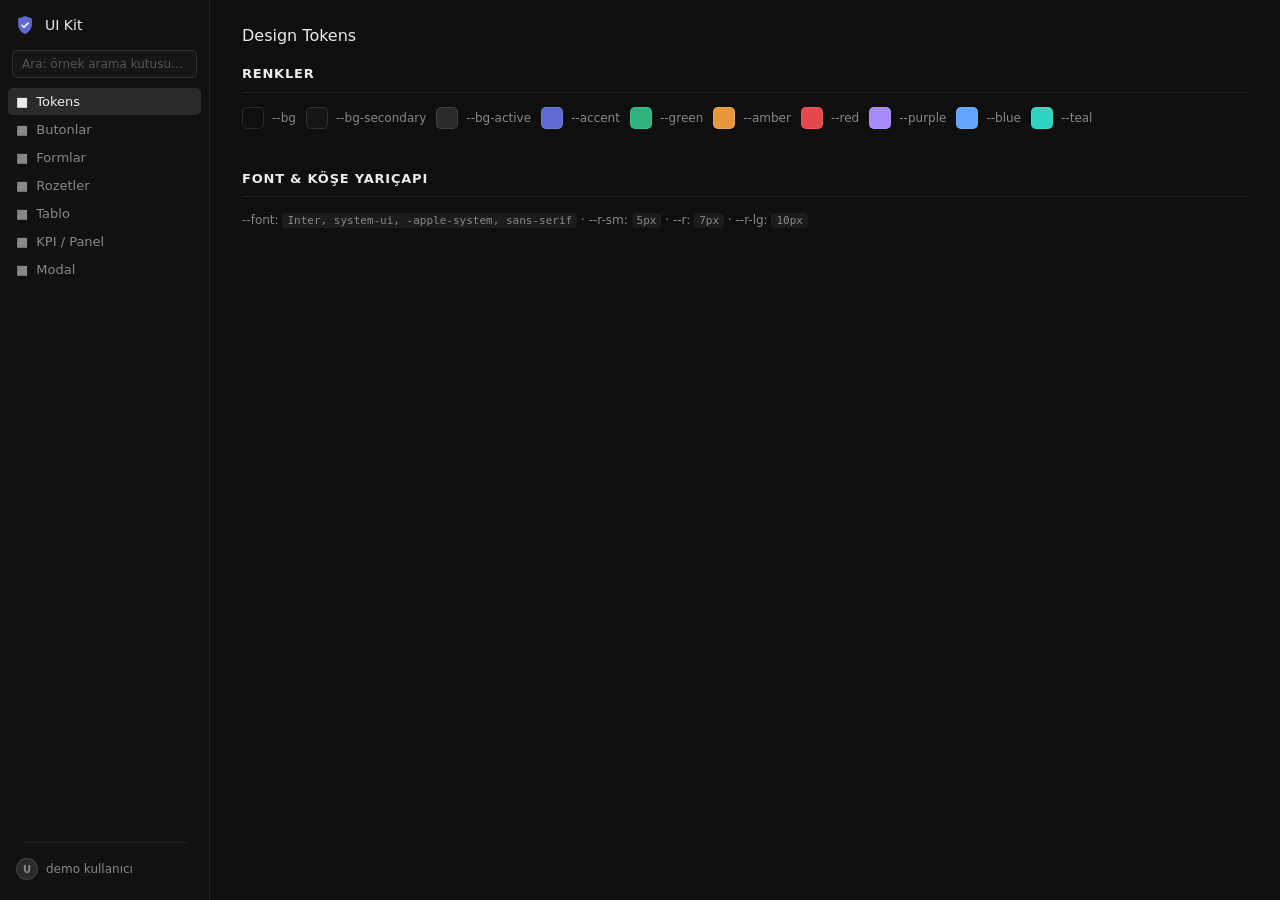
<file: design-system/style-guide.html>
<!doctype html>
<html lang="tr">
<head>
<meta charset="utf-8"/>
<meta name="viewport" content="width=device-width, initial-scale=1"/>
<title>SOC Tracker UI Kit — Stil Rehberi</title>
<link rel="stylesheet" href="soc-ui.css"/>
<style>
  /* Bu sadece stil rehberinin kendi sayfa düzeni için — soc-ui.css'in bir
     parçası değil, kopyalamanıza gerek yok. */
  body { overflow: auto; height: auto; }
  .guide-section { margin-bottom: 40px; }
  .guide-section h2 {
    font-size: 13px; font-weight: 600; color: var(--text-1);
    text-transform: uppercase; letter-spacing: .06em;
    margin-bottom: 14px; padding-bottom: 8px; border-bottom: 0.5px solid var(--border);
  }
  .guide-row { display: flex; flex-wrap: wrap; gap: 10px; align-items: center; margin-bottom: 12px; }
  .guide-swatches { display: flex; flex-wrap: wrap; gap: 10px; }
  .swatch { display: flex; align-items: center; gap: 8px; font-size: 12px; color: var(--text-2); }
  .swatch-box { width: 22px; height: 22px; border-radius: var(--r-sm); border: 0.5px solid var(--border-md); }
  code { font-family: monospace; font-size: 11px; color: var(--text-2); background: var(--bg-tertiary); padding: 1px 5px; border-radius: 4px; }
</style>
</head>
<body>
<div class="app">
  <aside class="sidebar">
    <div class="sidebar-logo">
      <svg class="sidebar-logo-icon" viewBox="0 0 24 24" aria-hidden="true">
        <path d="M12 2.2 4.5 5v6.1c0 5.1 3.3 9.1 7.5 10.7 4.2-1.6 7.5-5.6 7.5-10.7V5L12 2.2z" fill="#5E6AD2"/>
        <path d="M8.7 12.3l2.1 2.1 4.5-4.5" fill="none" stroke="#fff" stroke-width="1.7" stroke-linecap="round" stroke-linejoin="round"/>
      </svg>
      UI Kit
    </div>
    <div class="sidebar-search">
      <input type="text" id="demo-search" class="sidebar-search-input" placeholder="Ara: örnek arama kutusu…"/>
      <div class="search-results" id="demo-search-results"></div>
    </div>
    <div class="sidebar-section">
      <button class="nav-btn active" data-tab="tokens"><span>&#9632;</span> Tokens</button>
      <button class="nav-btn" data-tab="buttons"><span>&#9632;</span> Butonlar</button>
      <button class="nav-btn" data-tab="forms"><span>&#9632;</span> Formlar</button>
      <button class="nav-btn" data-tab="badges"><span>&#9632;</span> Rozetler</button>
      <button class="nav-btn" data-tab="table"><span>&#9632;</span> Tablo</button>
      <button class="nav-btn" data-tab="kpi"><span>&#9632;</span> KPI / Panel</button>
      <button class="nav-btn" data-tab="modal"><span>&#9632;</span> Modal</button>
    </div>
    <div class="sidebar-bottom">
      <div class="sidebar-divider"></div>
      <div class="sidebar-user">
        <div class="sidebar-user-avatar">U</div>
        <span>demo kullanıcı</span>
      </div>
    </div>
  </aside>

  <div class="main-content">
    <div class="page-content">

      <section id="tab-tokens" class="tab-panel active">
        <div class="page-header"><h1 class="page-title">Design Tokens</h1></div>
        <div class="guide-section">
          <h2>Renkler</h2>
          <div class="guide-swatches">
            <div class="swatch"><span class="swatch-box" style="background:var(--bg)"></span>--bg</div>
            <div class="swatch"><span class="swatch-box" style="background:var(--bg-secondary)"></span>--bg-secondary</div>
            <div class="swatch"><span class="swatch-box" style="background:var(--bg-active)"></span>--bg-active</div>
            <div class="swatch"><span class="swatch-box" style="background:var(--accent)"></span>--accent</div>
            <div class="swatch"><span class="swatch-box" style="background:var(--green)"></span>--green</div>
            <div class="swatch"><span class="swatch-box" style="background:var(--amber)"></span>--amber</div>
            <div class="swatch"><span class="swatch-box" style="background:var(--red)"></span>--red</div>
            <div class="swatch"><span class="swatch-box" style="background:var(--purple)"></span>--purple</div>
            <div class="swatch"><span class="swatch-box" style="background:var(--blue)"></span>--blue</div>
            <div class="swatch"><span class="swatch-box" style="background:var(--teal)"></span>--teal</div>
          </div>
        </div>
        <div class="guide-section">
          <h2>Font &amp; Köşe Yarıçapı</h2>
          <p style="font-size:12px;color:var(--text-2)">--font: <code>Inter, system-ui, -apple-system, sans-serif</code> · --r-sm: <code>5px</code> · --r: <code>7px</code> · --r-lg: <code>10px</code></p>
        </div>
      </section>

      <section id="tab-buttons" class="tab-panel">
        <div class="page-header"><h1 class="page-title">Butonlar</h1></div>
        <div class="guide-row">
          <button class="btn btn-primary">Birincil</button>
          <button class="btn btn-secondary">İkincil</button>
          <button class="btn-ghost-sm">Ghost küçük</button>
          <button class="btn-export">&#8675; Excel</button>
          <button class="btn-icon">&#9998;</button>
          <button class="btn-icon danger">&#128465;</button>
          <button class="btn-icon success">&#10003;</button>
          <button class="btn-icon" disabled>&#9998;</button>
        </div>
        <div class="guide-row">
          <span class="text-muted" style="font-size:12px">Kopyala butonu:</span>
          <button class="btn-copy-inline" data-copy="https://example.com/case/123" onclick="copyFromAttr(this)">&#128203; Kopyala</button>
        </div>
      </section>

      <section id="tab-forms" class="tab-panel">
        <div class="page-header"><h1 class="page-title">Formlar</h1></div>
        <div class="form-grid" style="max-width:520px">
          <div class="form-group">
            <label class="form-label">Kural İsmi</label>
            <input class="form-input" placeholder="örn. Suspicious PowerShell"/>
          </div>
          <div class="form-group">
            <label class="form-label">Ortam</label>
            <select class="form-input"><option>PROD</option><option>DEV</option></select>
          </div>
          <div class="form-group form-col-2">
            <label class="form-label">Açıklama</label>
            <textarea class="form-input form-textarea" placeholder="Ayrıntı yazın…"></textarea>
          </div>
          <div class="form-group form-col-2">
            <div class="form-error">Bu alan zorunludur.</div>
          </div>
        </div>
        <div class="guide-section" style="margin-top:20px">
          <h2>Etiket / Çoklu Seçim</h2>
          <div class="tag-list">
            <span class="tag">PROD <span class="tag-remove">&times;</span></span>
            <span class="tag">DEV <span class="tag-remove">&times;</span></span>
            <input class="tag-input" placeholder="+ ekle"/>
          </div>
        </div>
      </section>

      <section id="tab-badges" class="tab-panel">
        <div class="page-header"><h1 class="page-title">Rozetler</h1></div>
        <div class="guide-row">
          <span class="badge badge-success">Başarılı</span>
          <span class="badge badge-warning">Bekliyor</span>
          <span class="badge badge-danger">Reddedildi</span>
          <span class="badge badge-info">İnceleniyor</span>
          <span class="badge badge-accent">Vurgulu</span>
          <span class="badge badge-neutral">Nötr</span>
        </div>
      </section>

      <section id="tab-table" class="tab-panel">
        <div class="page-header"><h1 class="page-title">Tablo (sürükle-genişlet kolonlar)</h1></div>
        <div class="table-wrapper">
          <table class="table table-fixed" id="demo-table">
            <colgroup><col style="width:160px"/><col style="width:120px"/><col style="width:100px"/><col style="width:300px"/></colgroup>
            <thead><tr><th>İsim</th><th>Analist</th><th>Durum</th><th>Detay</th></tr></thead>
            <tbody>
              <tr><td>Suspicious PowerShell</td><td>admin</td><td><span class="badge badge-warning">Bekliyor</span></td><td class="text-muted">Örnek satır — kolon kenarlarını sürükleyin</td></tr>
              <tr><td>DNS Tunneling</td><td>lowtier</td><td><span class="badge badge-success">Tamamlandı</span></td><td class="text-muted">İkinci örnek satır</td></tr>
            </tbody>
          </table>
        </div>
      </section>

      <section id="tab-kpi" class="tab-panel">
        <div class="page-header"><h1 class="page-title">KPI ve Panel Desenleri</h1></div>
        <div class="kpi-modules">
          <div class="kpi-module">
            <div class="kpi-module-hdr">
              <div class="kpi-module-name"><span class="kpi-module-dot" style="background:var(--amber)"></span>Modül A</div>
              <span class="kpi-module-total">12 toplam</span>
            </div>
            <div class="kpi-module-stats">
              <div class="kpi-stat"><div class="kpi-stat-val">3</div><div class="kpi-stat-lbl">Açık</div></div>
              <div class="kpi-stat"><div class="kpi-stat-val" style="color:var(--green)">9</div><div class="kpi-stat-lbl">Başarılı</div></div>
            </div>
            <div class="kpi-module-rate">
              <div class="kpi-rate-track"><div class="kpi-rate-fill" style="width:75%"></div></div>
              <span class="kpi-rate-label">Başarı oranı: <strong>75%</strong></span>
            </div>
          </div>
        </div>
        <div class="mywork" style="margin-top:20px">
          <div class="mywork-col">
            <div class="mywork-hdr">Onayımı Bekleyenler <span class="mywork-count">2</span></div>
            <div class="mywork-list">
              <div class="mywork-item"><span class="mywork-type" style="color:var(--amber)">Tune</span><span class="mywork-title">Örnek talep</span><span class="badge badge-warning">Bekliyor</span></div>
            </div>
          </div>
          <div class="mywork-col">
            <div class="mywork-hdr">Üzerimdeki İşler <span class="mywork-count">0</span></div>
            <div class="mywork-list"><div class="mywork-empty">Bekleyen bir iş yok.</div></div>
          </div>
        </div>
      </section>

      <section id="tab-modal" class="tab-panel">
        <div class="page-header"><h1 class="page-title">Modal</h1></div>
        <button class="btn btn-primary" onclick="openModal('demo-modal')">Modal Aç</button>
      </section>

    </div>
  </div>
</div>

<div class="modal-overlay" id="demo-modal" style="display:none">
  <div class="modal">
    <div class="modal-header">
      <span class="modal-title">Örnek Modal</span>
      <button class="modal-close" onclick="closeModal('demo-modal')">&times;</button>
    </div>
    <div class="modal-body">
      <div class="detail-grid">
        <div class="detail-row"><span class="detail-label">Alan 1</span><span class="detail-value">Değer</span></div>
        <div class="detail-row"><span class="detail-label">Alan 2</span><span class="detail-value">Değer</span></div>
      </div>
    </div>
    <div class="modal-footer">
      <button class="btn btn-secondary" onclick="closeModal('demo-modal')">Kapat</button>
      <button class="btn btn-primary">Kaydet</button>
    </div>
  </div>
</div>

<script src="soc-ui.js"></script>
<script>
  initTabNav();
  document.querySelectorAll(".table-fixed").forEach(makeColumnsResizable);
</script>
</body>
</html>
</file>
<file: design-system/soc-ui.css>
/* ============================================================
   SOC Tracker UI Kit — taşınabilir tasarım sistemi  v2
   ------------------------------------------------------------
   Kaynak: SOC Tracker projesindeki static/styles.css (Linear.app
   esintili koyu tema). Bu dosya, o projeye özgü kısımlardan
   ayıklanmış, herhangi bir yeni/mevcut projeye kopyalanabilir
   "çekirdek" halidir.

   Nasıl kullanılır: design-system/README.md'ye bakın.

   Bölümler CORE (her projede işine yarar) ve DOMAIN (SOC Tracker'a
   özgü örnekler — ilham almak için tutuldu, kullanmıyorsanız silin)
   olarak etiketlenmiştir.
   ============================================================ */

/* ============================================================
   CORE — TOKENS (renk/köşe/font değişkenleri)
   Yeni bir projeye uygularken önce burayı markanıza göre ayarlayın
   — geri kalan her şey bu değişkenlere referans verir.
   ============================================================ */
:root {
  --bg:          #0F0F0F;
  --bg-sidebar:  #111111;
  --bg-secondary:#161616;
  --bg-tertiary: #1C1C1C;
  --bg-hover:    #222222;
  --bg-active:   #2A2A2A;
  /* bg-1: bazı yeni panellerde (mywork/trend kartları) kullanılan,
     bg-secondary'ye çok yakın bir ton — iki proje arasında birleştirmek
     isterseniz bg-secondary ile aynı değere sabitleyebilirsiniz. */
  --bg-1:        #161616;

  --border:        rgba(255,255,255,0.07);
  --border-md:     rgba(255,255,255,0.11);
  --border-strong: rgba(255,255,255,0.16);

  --text-1: #EBEBEB;
  --text-2: #888888;
  --text-3: #555555;

  --accent:        #5E6AD2;
  --accent-hover:  #6B77DC;
  --accent-subtle: rgba(94,106,210,0.12);

  --green:        #2DB27D;
  --green-subtle: rgba(45,178,125,0.12);
  --amber:        #E8963C;
  --amber-subtle: rgba(232,150,60,0.12);
  --red:          #E5484D;
  --red-subtle:   rgba(229,72,77,0.12);
  --purple:        #A78BFA;
  --purple-subtle: rgba(167,139,250,0.12);
  --blue:         #60A5FA;
  --blue-subtle:  rgba(96,165,250,0.12);
  --teal:         #2DD4BF;
  --teal-subtle:  rgba(45,212,191,0.12);

  --font: Inter, system-ui, -apple-system, sans-serif;
  --r-sm: 5px;
  --r:    7px;
  --r-lg: 10px;
}

/* ============================================================ CORE — RESET */
*, *::before, *::after { box-sizing: border-box; margin: 0; padding: 0; }
html { font-size: 13px; }
body {
  font-family: var(--font);
  background: var(--bg);
  color: var(--text-1);
  -webkit-font-smoothing: antialiased;
  line-height: 1.5;
}
a { color: inherit; text-decoration: none; }
button { font-family: inherit; cursor: pointer; }
input, select, textarea { font-family: inherit; }

/* Global kaydırma çubuğu gizleme — bilinçli bir tercih, "temiz" görünüm
   için. İçerik hâlâ kaydırılabilir, sadece çubuk görünmez. İstemiyorsanız
   bu bloğu silin. */
* { scrollbar-width: none; -ms-overflow-style: none; }
*::-webkit-scrollbar { display: none; }

/* ============================================================ CORE — LOGIN / AUTH KARTI */
.login-body {
  display: flex; align-items: center; justify-content: center;
  min-height: 100vh; background: var(--bg);
}
.login-card {
  width: 100%; max-width: 340px;
  background: var(--bg-secondary);
  border: 0.5px solid var(--border-md);
  border-radius: var(--r-lg);
  padding: 32px 28px;
}
.login-logo { display: flex; align-items: center; gap: 10px; margin-bottom: 28px; }
.login-logo-icon { width: 28px; height: 28px; flex-shrink: 0; }
.login-logo-text { font-size: 15px; font-weight: 500; color: var(--text-1); }
.login-title { font-size: 18px; font-weight: 500; margin-bottom: 6px; }
.login-sub   { font-size: 12px; color: var(--text-2); margin-bottom: 24px; }
.login-error {
  background: var(--red-subtle); color: var(--red);
  border: 0.5px solid rgba(229,72,77,0.2);
  border-radius: var(--r-sm); padding: 8px 12px; font-size: 12px; margin-bottom: 12px;
}

/* ============================================================ CORE — UYGULAMA İSKELETİ */
.app { display: flex; height: 100vh; overflow: hidden; }

.sidebar {
  width: 210px; flex-shrink: 0;
  background: var(--bg-sidebar);
  border-right: 0.5px solid var(--border);
  display: flex; flex-direction: column;
  padding: 12px 0; overflow-y: auto;
}
.sidebar-logo {
  display: flex; align-items: center; gap: 9px;
  padding: 2px 14px 14px; color: var(--text-1);
  font-size: 14px; font-weight: 500;
}
.sidebar-logo-icon { width: 22px; height: 22px; flex-shrink: 0; }
.sidebar-section { padding: 0 8px; margin-bottom: 2px; }
.sidebar-label {
  font-size: 10px; font-weight: 500; color: var(--text-3);
  padding: 6px 8px 3px; letter-spacing: .06em; text-transform: uppercase;
}
.nav-btn {
  display: flex; align-items: center; gap: 8px; width: 100%;
  padding: 6px 8px; border-radius: var(--r-sm);
  background: none; border: none; color: var(--text-2);
  font-size: 13px; cursor: pointer; text-align: left;
  transition: background 0.15s, color 0.15s; margin-bottom: 1px; position: relative;
}
.nav-btn:hover { background: var(--bg-tertiary); color: var(--text-1); }
.nav-btn.active { background: var(--bg-active); color: var(--text-1); }
.nav-btn .nav-count {
  margin-left: auto; font-size: 10px; background: var(--bg-hover); color: var(--text-2);
  padding: 1px 6px; border-radius: 10px; font-weight: 500;
}
.nav-btn:focus-visible, .btn-icon:focus-visible, .modal-close:focus-visible {
  outline: 2px solid var(--accent); outline-offset: 2px;
}
.sidebar-divider { height: 0.5px; background: var(--border); margin: 8px 14px; }
.sidebar-bottom { margin-top: auto; padding: 0 8px; }
.sidebar-user { display: flex; align-items: center; gap: 8px; padding: 8px 8px; color: var(--text-2); font-size: 12px; }
.sidebar-user-avatar {
  width: 22px; height: 22px; background: var(--bg-active); border-radius: 50%;
  display: flex; align-items: center; justify-content: center;
  font-size: 10px; font-weight: 600; color: var(--text-2);
  border: 0.5px solid var(--border-md); flex-shrink: 0;
}

.main-content { flex: 1; display: flex; flex-direction: column; overflow: hidden; background: var(--bg); }
.topbar {
  display: flex; align-items: center; justify-content: space-between;
  padding: 0 20px; height: 48px; border-bottom: 0.5px solid var(--border); flex-shrink: 0;
}
.topbar-left  { display: flex; align-items: center; gap: 12px; }
.topbar-title { font-size: 14px; font-weight: 500; color: var(--text-1); }
.topbar-right { display: flex; align-items: center; gap: 8px; }

.page-content {
  flex: 1; overflow-y: auto; overflow-x: hidden;
  padding: 24px 32px; overscroll-behavior: contain;
}
.page-header { display: flex; align-items: center; justify-content: space-between; margin-bottom: 16px; }
.page-title { font-size: 16px; font-weight: 500; color: var(--text-1); }

.tab-panel { display: none; }
.tab-panel.active { display: block; }

/* ============================================================ CORE — SIDEBAR GENEL ARAMA
   Herhangi bir projeye kopyalanabilir: sidebar'ın overflow'una takılmasın
   diye sonuç kutusu position:fixed, konumu JS ile hesaplanır — bkz. soc-ui.js. */
.sidebar-search { padding: 0 12px 10px; }
.sidebar-search-input {
  width: 100%; background: var(--bg-1);
  border: 0.5px solid var(--border-md); border-radius: var(--r-sm);
  color: var(--text-1); font-size: 12px; padding: 6px 9px; outline: none;
}
.sidebar-search-input:focus { border-color: var(--accent); }
.sidebar-search-input::placeholder { color: var(--text-3); }
.search-results {
  display: none; position: fixed; z-index: 200;
  width: 340px; max-height: 60vh; overflow-y: auto;
  background: var(--bg-1); border: 0.5px solid var(--border-md); border-radius: var(--r);
  box-shadow: 0 8px 28px rgba(0,0,0,0.35); padding: 4px;
}
.search-item { display: flex; align-items: center; gap: 8px; padding: 7px 8px; border-radius: var(--r-sm); cursor: pointer; }
.search-item:hover { background: var(--bg-hover); }
.search-type { font-size: 11px; font-weight: 700; width: 34px; flex-shrink: 0; }
.search-title { flex: 1; min-width: 0; font-size: 13px; color: var(--text-1); overflow: hidden; text-overflow: ellipsis; white-space: nowrap; }
.search-status { font-size: 11px; color: var(--text-3); white-space: nowrap; flex-shrink: 0; }
.search-empty { padding: 10px 8px; color: var(--text-3); font-size: 12px; text-align: center; }

/* ============================================================ CORE — BUTONLAR */
.btn {
  display: inline-flex; align-items: center; justify-content: center; gap: 5px;
  padding: 6px 12px; border-radius: var(--r-sm);
  font-size: 12px; font-weight: 500; border: none; cursor: pointer;
  transition: background 0.12s, opacity 0.12s, transform 0.06s; white-space: nowrap;
}
.btn:active { transform: scale(0.97); }
.btn:focus-visible { outline: 2px solid var(--accent); outline-offset: 2px; }
.btn-primary { background: var(--accent); color: #fff; }
.btn-primary:hover { background: var(--accent-hover); }
.btn-secondary { background: var(--bg-active); color: var(--text-1); border: 0.5px solid var(--border-md); }
.btn-secondary:hover { background: var(--bg-hover); }
.btn-ghost-sm {
  background: none; color: var(--text-2); border: 0.5px solid var(--border-md);
  padding: 5px 10px; border-radius: var(--r-sm); font-size: 12px; cursor: pointer;
}
.btn-ghost-sm:hover { background: var(--bg-hover); color: var(--text-1); }
.btn-export {
  background: var(--bg-active); color: var(--text-1); border: 0.5px solid var(--border-md);
  padding: 5px 10px; border-radius: var(--r-sm); font-size: 12px; cursor: pointer;
}
.btn-export:hover { background: var(--bg-hover); }
.btn-copy-inline {
  background: none; color: var(--text-2); border: 0.5px solid var(--border-md);
  padding: 1px 7px; margin-left: 8px; border-radius: var(--r-sm);
  font-size: 11px; cursor: pointer; vertical-align: middle;
}
.btn-copy-inline:hover { background: var(--bg-hover); color: var(--text-1); }
.btn-icon {
  background: none; border: 0.5px solid var(--border);
  transition: background 0.12s, color 0.12s, border-color 0.12s, transform 0.06s;
  border-radius: var(--r-sm); padding: 4px 7px; font-size: 12px; color: var(--text-2); cursor: pointer;
}
.btn-icon:hover  { background: var(--bg-hover); color: var(--text-1); border-color: var(--border-md); }
.btn-icon:active { transform: scale(0.88); }
.btn-icon.danger  { color: var(--red);   border-color: rgba(229,72,77,0.2); }
.btn-icon.danger:hover  { background: var(--red-subtle); }
.btn-icon.success { color: var(--green); border-color: rgba(45,178,125,0.2); }
.btn-icon.success:hover { background: var(--green-subtle); }
.btn-icon:disabled { opacity: 0.35; cursor: not-allowed; }
.btn-icon:disabled:hover { background: none; border-color: var(--border); }

/* ============================================================ CORE — FORMLAR */
.form-input {
  width: 100%; background: var(--bg-secondary);
  border: 0.5px solid var(--border-md); border-radius: var(--r-sm);
  padding: 7px 10px; color: var(--text-1); font-size: 12px; outline: none;
  transition: border-color 0.15s; appearance: none; -webkit-appearance: none;
}
.form-input:focus { border-color: var(--accent); box-shadow: 0 0 0 3px rgba(94,106,210,.12); }
.form-input::placeholder { color: var(--text-3); }
.form-input[disabled] { opacity: 0.45; cursor: not-allowed; }
.form-textarea { resize: vertical; min-height: 72px; line-height: 1.5; }
.input-sm { max-width: 160px; }
.form-group { display: flex; flex-direction: column; gap: 4px; }
.form-label { font-size: 11px; color: var(--text-2); font-weight: 500; letter-spacing: .02em; }
.form-error {
  font-size: 11px; color: var(--red); background: var(--red-subtle);
  border: 0.5px solid rgba(229,72,77,0.2); border-radius: var(--r-sm); padding: 6px 10px;
}
.form-grid { display: grid; grid-template-columns: 1fr 1fr; gap: 12px; }
.form-col-2 { grid-column: 1 / -1; }
.filter-row { display: flex; align-items: center; gap: 8px; }

/* ============================================================ CORE — TABLOLAR
   .table-fixed + <colgroup> + makeColumnsResizable() (soc-ui.js) birlikte
   sürükle-genişlet kolon davranışını verir. */
.table-wrapper { overflow-x: auto; min-width: 0; }
.table { width: 100%; border-collapse: collapse; }
.table th {
  text-align: left; font-size: 10px; font-weight: 500; color: var(--text-2);
  background: var(--bg-tertiary);
  padding: 7px 10px 8px; border-bottom: 0.5px solid var(--border);
  letter-spacing: .06em; text-transform: uppercase;
  white-space: nowrap; overflow: hidden; text-overflow: ellipsis; position: relative;
}
.table td {
  padding: 9px 10px; border-bottom: 0.5px solid var(--border);
  font-size: 12px; color: var(--text-1); vertical-align: middle; transition: background 0.08s;
}
.table tr:hover td { background: var(--bg-secondary); }
.table-fixed { table-layout: fixed; min-width: 1100px; }
.td-truncate { max-width: 0; overflow: hidden; text-overflow: ellipsis; white-space: nowrap; }
.text-muted { color: var(--text-2); }
.th-sortable { cursor: pointer; user-select: none; }
.th-sortable:hover { color: var(--text-2); }
.sort-arrow { font-size: 9px; opacity: 0.5; }
.col-resize-handle {
  position: absolute; right: 0; top: 0; bottom: 0; width: 4px; cursor: col-resize; opacity: 0;
}
th:hover .col-resize-handle { opacity: 1; background: var(--border-strong); }
.col-resize-handle.dragging { opacity: 1; background: var(--accent); }
.cell-link { cursor: pointer; transition: color 0.1s; }
.cell-link:hover { color: var(--accent); text-decoration: underline; }

/* ============================================================ CORE — ROZETLER (badge)
   Genel, taşınabilir isimler — herhangi bir proje bu 6 varyantla
   başlayabilir. Domain-spesifik örnekler (status-*, tier-*, audit-*)
   dosyanın sonundaki DOMAIN bölümünde. */
.badge {
  display: inline-flex; align-items: center;
  font-size: 11px; font-weight: 500; padding: 2px 8px; border-radius: 10px; white-space: nowrap;
}
.badge-success { background: var(--green-subtle);  color: var(--green); }
.badge-warning { background: var(--amber-subtle);  color: var(--amber); }
.badge-danger  { background: var(--red-subtle);    color: var(--red); }
.badge-info    { background: var(--blue-subtle);   color: var(--blue); }
.badge-accent  { background: var(--accent-subtle); color: var(--accent); }
.badge-neutral { background: rgba(85,85,85,0.15);  color: var(--text-2); }
.status-dot { display: inline-block; width: 7px; height: 7px; border-radius: 50%; vertical-align: middle; }

/* ============================================================ CORE — KPI / İSTATİSTİK KARTLARI */
.kpi-modules { display: grid; grid-template-columns: 1fr 1fr 1fr; gap: 12px; margin-bottom: 20px; }
.kpi-module {
  background: var(--bg-secondary); border: 0.5px solid var(--border);
  transition: border-color 0.15s, box-shadow 0.15s;
  border-radius: var(--r-lg); padding: 14px 16px;
  display: flex; flex-direction: column; gap: 12px;
}
.kpi-module:hover { border-color: var(--border-md); box-shadow: 0 4px 16px rgba(0,0,0,.15); }
.kpi-module-hdr { display: flex; align-items: center; justify-content: space-between; }
.kpi-module-name {
  display: flex; align-items: center; gap: 7px;
  font-size: 11px; font-weight: 600; color: var(--text-2);
  text-transform: uppercase; letter-spacing: .06em;
}
.kpi-module-dot { width: 7px; height: 7px; border-radius: 50%; flex-shrink: 0; }
.kpi-module-total {
  font-size: 11px; color: var(--text-3); background: var(--bg);
  padding: 2px 8px; border-radius: 20px; white-space: nowrap;
}
.kpi-module-stats { display: flex; gap: 6px; }
.kpi-stat { flex: 1; background: var(--bg); border-radius: 6px; padding: 9px 10px; min-width: 0; }
.kpi-stat-val { font-size: 22px; font-weight: 500; color: var(--text-1); line-height: 1; margin-bottom: 4px; }
.kpi-stat-lbl { font-size: 10px; color: var(--text-3); white-space: nowrap; overflow: hidden; text-overflow: ellipsis; }
.kpi-module-rate { display: flex; align-items: center; gap: 8px; padding-top: 2px; }
.kpi-rate-track { flex: 1; height: 4px; background: var(--border); border-radius: 4px; overflow: hidden; }
.kpi-rate-fill { height: 100%; background: var(--green); border-radius: 4px; transition: width .5s ease; min-width: 0; }
.kpi-rate-label { font-size: 11px; color: var(--text-3); white-space: nowrap; flex-shrink: 0; }
.kpi-rate-label strong { color: var(--green); font-weight: 600; }
.kpi-module-extra {
  font-size: 11px; color: var(--text-3); padding: 6px 0 2px;
  border-top: 0.5px solid var(--border); margin-top: 6px;
}
.kpi-module-extra strong { color: var(--text-2); font-weight: 600; }

/* ============================================================ CORE — "BANA BEKLEYEN İŞLER" PANELİ
   Herhangi bir iş-kuyruğu/onay-akışı olan panelde işe yarar deseni. */
.mywork { display: grid; grid-template-columns: 1fr 1fr; gap: 14px; margin-bottom: 18px; }
.mywork-col { background: var(--bg-1); border: 0.5px solid var(--border-md); border-radius: var(--r); padding: 12px 14px; }
.mywork-hdr {
  font-size: 12px; font-weight: 500; color: var(--text-2);
  text-transform: uppercase; letter-spacing: .06em;
  margin-bottom: 8px; display: flex; align-items: center; gap: 8px;
}
.mywork-count {
  display: inline-flex; align-items: center; justify-content: center;
  min-width: 20px; height: 18px; padding: 0 6px;
  background: var(--bg-active); color: var(--text-1);
  border-radius: 9px; font-size: 11px; font-weight: 600;
}
.mywork-list { display: flex; flex-direction: column; gap: 2px; }
.mywork-empty { color: var(--text-3); font-size: 12px; padding: 8px 2px; }
.mywork-item { display: flex; align-items: center; gap: 10px; padding: 7px 8px; border-radius: var(--r-sm); cursor: pointer; }
.mywork-item:hover { background: var(--bg-hover); }
.mywork-type { font-size: 11px; font-weight: 700; width: 34px; flex-shrink: 0; }
.mywork-title { flex: 1; min-width: 0; font-size: 13px; color: var(--text-1); overflow: hidden; text-overflow: ellipsis; white-space: nowrap; }
.mywork-meta { font-size: 11px; color: var(--text-3); white-space: nowrap; flex-shrink: 0; }
@media (max-width: 900px) { .mywork { grid-template-columns: 1fr; } }

/* ============================================================ CORE — TREND (SPARKLINE) KARTLARI */
.trend-section { margin-bottom: 18px; }
.trend-cards { display: grid; grid-template-columns: repeat(4, 1fr); gap: 12px; margin-top: 4px; }
.trend-card { background: var(--bg-1); border: 0.5px solid var(--border-md); border-radius: var(--r); padding: 10px 12px; }
.trend-title { font-size: 12px; font-weight: 500; color: var(--text-1); margin-bottom: 6px; }
.trend-svg { width: 100%; height: 60px; display: block; }
.trend-legend { display: flex; flex-wrap: wrap; gap: 10px; margin-top: 6px; }
.trend-leg { font-size: 11px; color: var(--text-2); display: inline-flex; align-items: center; gap: 4px; }
.trend-leg strong { color: var(--text-1); }
.trend-dot { width: 8px; height: 8px; border-radius: 2px; display: inline-block; }
.trend-range { font-size: 10px; color: var(--text-3); margin-top: 4px; }
@media (max-width: 1100px) { .trend-cards { grid-template-columns: repeat(2, 1fr); } }
@media (max-width: 620px)  { .trend-cards { grid-template-columns: 1fr; } }

/* ============================================================ CORE — MODALLAR */
@keyframes overlay-in { from { opacity: 0; } to { opacity: 1; } }
@keyframes modal-in {
  from { opacity: 0; transform: translateY(-10px) scale(0.98); }
  to   { opacity: 1; transform: translateY(0)    scale(1);    }
}
.modal-overlay {
  position: fixed; inset: 0; background: rgba(0,0,0,0.6);
  display: flex; align-items: center; justify-content: center;
  z-index: 1000; padding: 20px; backdrop-filter: blur(2px);
  animation: overlay-in 0.15s ease;
}
.modal {
  background: var(--bg-secondary); border: 0.5px solid var(--border-md);
  border-radius: var(--r-lg); width: 100%; max-width: 640px; max-height: 90vh;
  display: flex; flex-direction: column; overflow: hidden;
  animation: modal-in 0.18s cubic-bezier(0.16, 1, 0.3, 1);
}
.modal-sm { max-width: 400px; }
.modal-lg { max-width: 800px; }
.modal-header {
  display: flex; align-items: center; justify-content: space-between;
  padding: 14px 20px; border-bottom: 0.5px solid var(--border); flex-shrink: 0;
}
.modal-title { font-size: 14px; font-weight: 500; color: var(--text-1); }
.modal-close {
  background: none; border: none; color: var(--text-2); font-size: 16px; cursor: pointer;
  padding: 2px 4px; border-radius: var(--r-sm); line-height: 1;
}
.modal-close:hover { color: var(--text-1); background: var(--bg-hover); }
.modal-body { padding: 16px 20px; overflow-y: auto; flex: 1; display: flex; flex-direction: column; gap: 12px; }
.modal-footer {
  padding: 12px 20px; border-top: 0.5px solid var(--border);
  display: flex; justify-content: flex-end; gap: 8px; flex-shrink: 0;
}
.modal-section-title {
  font-size: 11px; font-weight: 500; color: var(--text-3);
  text-transform: uppercase; letter-spacing: .06em; margin-bottom: 2px;
}
/* Detay grid'i — modal-body içinde çift kolonlu alan gösterimi için */
.detail-grid { display: grid; grid-template-columns: 1fr 1fr; gap: 10px; }
.detail-row  { display: flex; flex-direction: column; gap: 2px; min-width: 0; }
.detail-label {
  font-size: 10px; color: var(--text-3); text-transform: uppercase;
  letter-spacing: .05em; font-weight: 500; overflow-wrap: break-word;
}
.detail-value {
  font-size: 12px; color: var(--text-1);
  overflow-wrap: break-word; word-break: break-word; white-space: pre-wrap;
}
.detail-value.muted { color: var(--text-2); }
.detail-images { display: flex; flex-wrap: wrap; gap: 8px; margin-top: 4px; }
.detail-img {
  max-width: 200px; max-height: 140px; border-radius: var(--r-sm);
  border: 0.5px solid var(--border); cursor: zoom-in; display: block;
}
.detail-section-title {
  font-size: 11px; font-weight: 500; color: var(--text-3);
  text-transform: uppercase; letter-spacing: .06em;
  padding: 8px 0 4px; border-top: 0.5px solid var(--border); margin-top: 4px;
}

/* ============================================================ CORE — ETİKET/ÇOKLU SEÇİM (tag input) */
.tag-list {
  display: flex; flex-wrap: wrap; gap: 5px;
  background: var(--bg-secondary); border: 0.5px solid var(--border-md);
  border-radius: var(--r-sm); padding: 5px 8px; min-height: 34px;
}
.tag {
  display: inline-flex; align-items: center; gap: 4px;
  background: var(--accent-subtle); color: var(--accent);
  border: 0.5px solid rgba(94,106,210,0.2); border-radius: var(--r-sm);
  padding: 2px 8px; font-size: 11px;
}
.tag .tag-remove { cursor: pointer; opacity: 0.6; font-size: 13px; line-height: 1; }
.tag .tag-remove:hover { opacity: 1; }
.tag-input { background: none; border: none; outline: none; color: var(--text-1); font-size: 12px; min-width: 80px; flex: 1; }

/* ============================================================ CORE — AYARLAR PANELİ DESENİ */
.settings-grid { display: grid; grid-template-columns: minmax(320px, 480px); gap: 16px; }
.settings-panel { background: var(--bg-secondary); border: 0.5px solid var(--border); border-radius: var(--r-lg); overflow: hidden; }
.settings-panel-header {
  display: flex; align-items: center; justify-content: space-between;
  padding: 12px 16px; border-bottom: 0.5px solid var(--border);
}
.settings-panel-title { font-size: 13px; font-weight: 500; color: var(--text-1); }
.settings-add-row { display: flex; align-items: center; gap: 8px; }
.settings-list { list-style: none; }
.settings-list li {
  display: flex; align-items: center; justify-content: space-between;
  padding: 9px 16px; border-bottom: 0.5px solid var(--border); font-size: 12px; color: var(--text-1);
}
.settings-list li:last-child { border-bottom: none; }
.settings-list li:hover { background: var(--bg-hover); }
.settings-list .item-actions { display: flex; gap: 6px; }

/* ============================================================ CORE — BOŞ DURUM / LIGHTBOX */
.empty-state { text-align: center; padding: 48px 20px; color: var(--text-3); font-size: 12px; }
#lightbox {
  position: fixed; inset: 0; background: rgba(0,0,0,0.85);
  display: flex; align-items: center; justify-content: center;
  z-index: 2000; cursor: zoom-out; backdrop-filter: blur(4px);
}
#lightbox img { max-width: 90vw; max-height: 90vh; border-radius: var(--r); }

/* ============================================================ CORE — GÖRSEL YAPIŞTIRMA (paste) ÖNİZLEME */
.paste-preview-area { margin-top: 6px; }
.paste-thumb-wrap { position: relative; display: inline-block; }
.paste-thumb {
  display: block; max-width: 240px; max-height: 160px;
  border-radius: var(--r-sm); border: 0.5px solid var(--border); cursor: zoom-in;
}
.paste-thumb-remove {
  position: absolute; top: 4px; right: 4px;
  background: rgba(0,0,0,0.7); color: #fff; border: none; border-radius: var(--r-sm);
  width: 20px; height: 20px; font-size: 11px; cursor: pointer;
  display: flex; align-items: center; justify-content: center;
}
.paste-hint { font-size: 10px; color: var(--text-3); font-weight: 400; margin-left: 4px; }

/* ============================================================ CORE — LİSTE-SATIR DESENİ (dinamik ekle/çıkar) */
.list-item-row { display: flex; align-items: flex-start; gap: 6px; }
.list-item-row textarea { flex: 1; min-height: 40px; resize: vertical; }
.list-item-row .btn-remove {
  flex-shrink: 0; padding: 4px 8px; font-size: 16px; line-height: 1; color: var(--text-3);
  background: transparent; border: 1px solid var(--border); border-radius: 4px; cursor: pointer;
}
.list-item-row .btn-remove:hover { color: var(--red); border-color: var(--red); }

/* ============================================================
   DOMAIN — SOC Tracker'a özgü örnekler
   Bunlar ilham/referans için tutuldu. Yeni bir projede muhtemelen
   silip kendi domain badge/renk setinizi yukarıdaki .badge-*
   varyantlarıyla kuracaksınız.
   ============================================================ */
.freq-badge { display: inline-block; font-size: 10px; font-weight: 500; padding: 2px 6px; border-radius: 4px; white-space: nowrap; }
.freq-low  { background: var(--green-subtle); color: var(--green); }
.freq-medium { background: var(--amber-subtle); color: var(--amber); }
.freq-high { background: var(--red-subtle);   color: var(--red); }

.role-badge { display: inline-block; font-size: 10px; font-weight: 500; padding: 2px 8px; border-radius: 10px; }
.role-admin    { background: var(--amber-subtle);  color: var(--amber); }
.role-analyst  { background: var(--accent-subtle); color: var(--accent); }
.role-settings { background: var(--purple-subtle); color: var(--purple); }

.tier-analist { background: var(--border);       color: var(--text-2); }
.tier-kidemli { background: var(--teal-subtle);   color: var(--teal); }
.tier-mudur   { background: var(--green-subtle);  color: var(--green); }

.audit-badge  { font-size: 11px; font-weight: 500; padding: 2px 8px; border-radius: 10px; }
.audit-login  { background: var(--accent-subtle); color: var(--accent); }
.audit-create { background: var(--green-subtle);  color: var(--green); }
.audit-claim  { background: var(--blue-subtle);   color: var(--blue); }
.audit-close  { background: var(--teal-subtle);   color: var(--teal); }
.audit-edit   { background: var(--amber-subtle);  color: var(--amber); }
.audit-delete { background: var(--red-subtle);    color: var(--red); }

.mitre-tag {
  display: inline-flex; background: var(--accent-subtle); color: var(--accent);
  border: 0.5px solid rgba(94,106,210,0.2); border-radius: var(--r-sm);
  padding: 3px 8px; font-size: 11px; margin: 2px 3px 2px 0;
}
.ioc-tag {
  display: inline-block; background: var(--bg-tertiary); color: var(--text-2);
  border: 0.5px solid var(--border); border-radius: var(--r-sm);
  padding: 2px 7px; font-size: 11px; margin: 2px; font-family: monospace;
}
</file>
